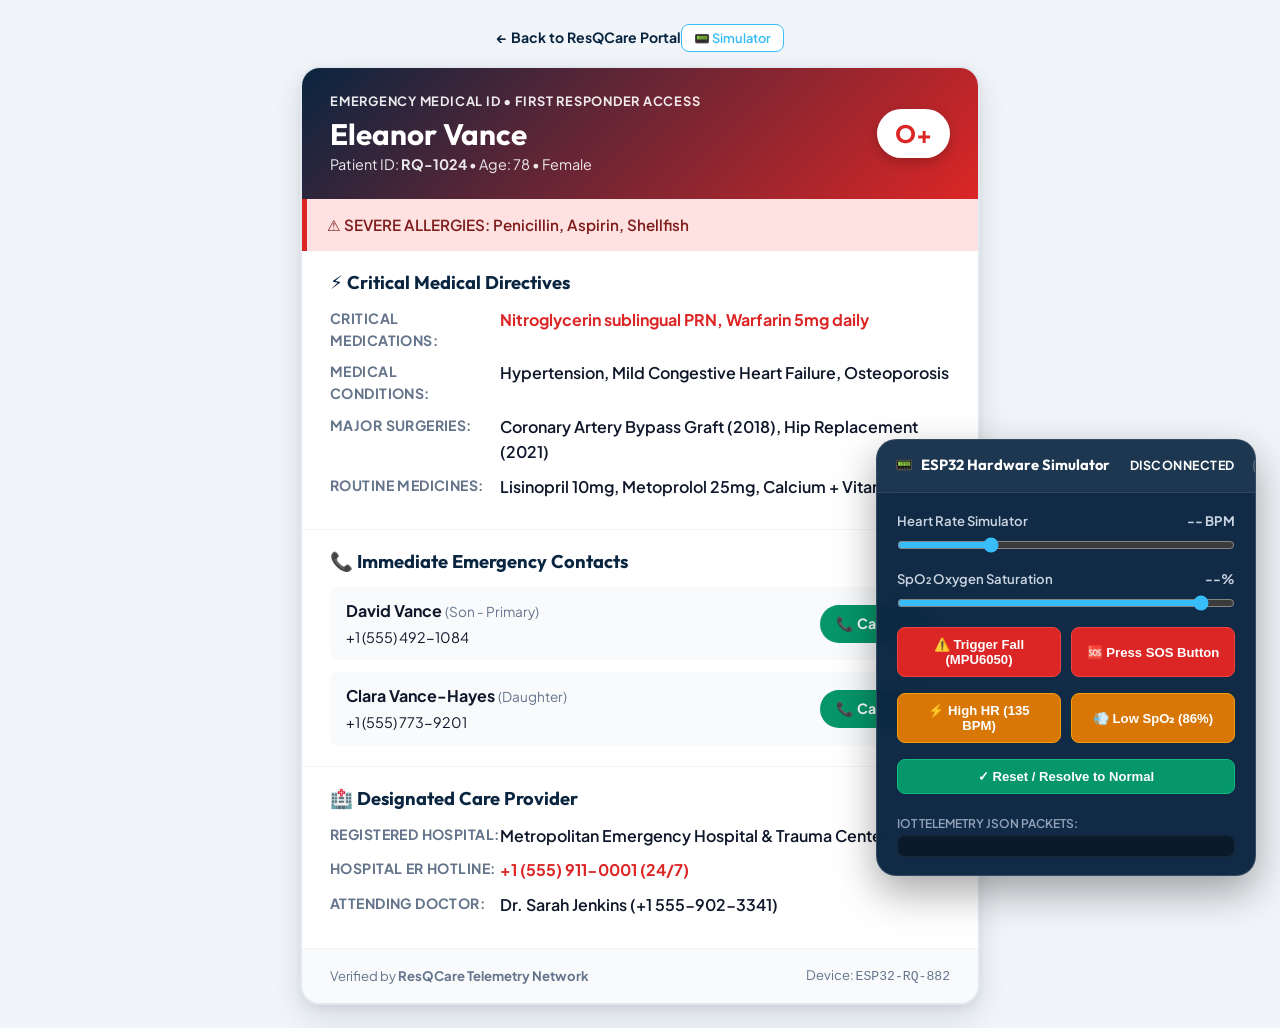
<file: qr-emergency.html>
<!DOCTYPE html>
<html lang="en">
<head>
  <meta charset="UTF-8">
  <meta name="viewport" content="width=device-width, initial-scale=1.0">
  <title>ResQCare – Emergency Medical Card</title>
  <meta name="description" content="Official ResQCare Emergency Medical ID Record for immediate first-responder triage access.">

  <!-- Typography -->
  <link rel="preconnect" href="https://fonts.googleapis.com">
  <link rel="preconnect" href="https://fonts.gstatic.com" crossorigin>
  <link href="https://fonts.googleapis.com/css2?family=Outfit:wght@600;700;800&family=Plus+Jakarta+Sans:wght@400;500;600;700&display=swap" rel="stylesheet">

  <link rel="stylesheet" href="css/style.css">
  <style>
    body {
      background: #f1f5f9;
      padding: 24px 16px;
    }
    .emergency-card-container {
      max-width: 680px;
      margin: 0 auto;
      background: #ffffff;
      border-radius: var(--radius-lg);
      border: 2px solid #e2e8f0;
      box-shadow: var(--shadow-lg);
      overflow: hidden;
    }
    .emergency-card-header {
      background: linear-gradient(135deg, #0a2540 0%, #dc2626 100%);
      color: #ffffff;
      padding: 24px 28px;
      display: flex;
      align-items: center;
      justify-content: space-between;
      flex-wrap: wrap;
      gap: 12px;
    }
    .blood-badge-large {
      background: #ffffff;
      color: #dc2626;
      font-size: 1.5rem;
      font-weight: 800;
      padding: 6px 18px;
      border-radius: var(--radius-full);
      box-shadow: 0 4px 12px rgba(0,0,0,0.2);
    }
    .emergency-section {
      padding: 20px 28px;
      border-bottom: 1px solid #f1f5f9;
    }
    .emergency-alert-strip {
      background: #fee2e2;
      border-left: 5px solid #dc2626;
      padding: 14px 20px;
      color: #7f1d1d;
      font-weight: 600;
      font-size: 0.95rem;
    }
    .data-row {
      display: flex;
      margin-bottom: 10px;
    }
    .data-label {
      width: 170px;
      font-weight: 700;
      color: var(--text-muted);
      font-size: 0.88rem;
      text-transform: uppercase;
      letter-spacing: 0.03em;
    }
    .data-value {
      flex: 1;
      font-weight: 600;
      color: var(--text-main);
    }
    .call-btn {
      display: inline-flex;
      align-items: center;
      gap: 6px;
      background: #059669;
      color: #ffffff;
      padding: 8px 16px;
      border-radius: var(--radius-full);
      font-weight: 700;
      font-size: 0.88rem;
      text-decoration: none;
    }
    .call-btn:hover {
      background: #047857;
      color: #ffffff;
    }
  </style>
</head>
<body>

  <div style="max-width: 680px; margin: 0 auto 14px auto; display: flex; justify-content: space-between; align-items: center;">
    <a href="index.html#client" style="color: var(--primary-navy); text-decoration: none; font-weight: 700; font-size: 0.88rem; display: inline-flex; align-items: center; gap: 6px;">
      ← Back to ResQCare Portal
    </a>
    <button class="btn btn-outline btn-sm active" id="toggleSimBtn" onclick="window.ResQSim.toggleDrawer()" style="font-size: 0.8rem; padding: 5px 12px; background:#fff;">
      📟 Simulator
    </button>
  </div>

  <div class="emergency-card-container">
    
    <!-- Emergency Header -->
    <div class="emergency-card-header">
      <div>
        <div style="font-size:0.8rem; font-weight:700; letter-spacing:0.06em; text-transform:uppercase; opacity:0.9;">
          EMERGENCY MEDICAL ID • FIRST RESPONDER ACCESS
        </div>
        <h1 style="color:#ffffff; font-size:1.85rem; margin-top:4px;" id="qrPatientName">Eleanor Vance</h1>
        <div style="font-size:0.9rem; opacity:0.9;">Patient ID: <strong>RQ-1024</strong> • Age: 78 • Female</div>
      </div>

      <div class="blood-badge-large" id="qrPatientBlood">
        O+
      </div>
    </div>

    <!-- Alert Strip: Severe Allergies -->
    <div class="emergency-alert-strip">
      ⚠️ SEVERE ALLERGIES: <span id="qrPatientAllergies">Penicillin, Aspirin, Shellfish</span>
    </div>

    <!-- Section 1: Critical Emergency Data -->
    <div class="emergency-section">
      <h3 style="font-size:1.15rem; color:var(--primary-navy); margin-bottom:14px;">⚡ Critical Medical Directives</h3>

      <div class="data-row">
        <div class="data-label">Critical Medications:</div>
        <div class="data-value" style="color:#dc2626; font-weight:700;" id="qrPatientCriticalMeds">
          Nitroglycerin sublingual PRN, Warfarin 5mg daily
        </div>
      </div>

      <div class="data-row">
        <div class="data-label">Medical Conditions:</div>
        <div class="data-value" id="qrPatientConditions">
          Hypertension, Mild Congestive Heart Failure, Osteoporosis
        </div>
      </div>

      <div class="data-row">
        <div class="data-label">Major Surgeries:</div>
        <div class="data-value" id="qrPatientSurgeries">
          Coronary Artery Bypass Graft (2018), Hip Replacement (2021)
        </div>
      </div>

      <div class="data-row">
        <div class="data-label">Routine Medicines:</div>
        <div class="data-value" id="qrPatientRoutineMeds">
          Lisinopril 10mg, Metoprolol 25mg, Calcium + Vitamin D
        </div>
      </div>
    </div>

    <!-- Section 2: Emergency Contacts -->
    <div class="emergency-section">
      <h3 style="font-size:1.15rem; color:var(--primary-navy); margin-bottom:14px;">📞 Immediate Emergency Contacts</h3>

      <div style="display:flex; flex-direction:column; gap:12px;" id="qrContactsContainer">
        <div style="display:flex; justify-content:space-between; align-items:center; background:#f8fafc; padding:12px 16px; border-radius:8px;">
          <div>
            <strong>David Vance</strong> <span style="color:var(--text-muted); font-size:0.85rem;">(Son - Primary)</span>
            <div style="font-size:0.9rem; margin-top:2px;">+1 (555) 492-1084</div>
          </div>
          <a href="tel:+15554921084" class="call-btn">📞 Call Now</a>
        </div>

        <div style="display:flex; justify-content:space-between; align-items:center; background:#f8fafc; padding:12px 16px; border-radius:8px;">
          <div>
            <strong>Clara Vance-Hayes</strong> <span style="color:var(--text-muted); font-size:0.85rem;">(Daughter)</span>
            <div style="font-size:0.9rem; margin-top:2px;">+1 (555) 773-9201</div>
          </div>
          <a href="tel:+15557739201" class="call-btn">📞 Call Now</a>
        </div>
      </div>
    </div>

    <!-- Section 3: Physician & Hospital Details -->
    <div class="emergency-section">
      <h3 style="font-size:1.15rem; color:var(--primary-navy); margin-bottom:14px;">🏥 Designated Care Provider</h3>

      <div class="data-row">
        <div class="data-label">Registered Hospital:</div>
        <div class="data-value">Metropolitan Emergency Hospital & Trauma Center</div>
      </div>

      <div class="data-row">
        <div class="data-label">Hospital ER Hotline:</div>
        <div class="data-value"><a href="tel:+15559110001" style="color:#dc2626; font-weight:700;">+1 (555) 911-0001 (24/7)</a></div>
      </div>

      <div class="data-row">
        <div class="data-label">Attending Doctor:</div>
        <div class="data-value" id="qrPatientDoctor">Dr. Sarah Jenkins (+1 555-902-3341)</div>
      </div>
    </div>

    <!-- Footer verification -->
    <div style="background:#f8fafc; padding:16px 28px; display:flex; justify-content:space-between; align-items:center; font-size:0.82rem; color:var(--text-muted);">
      <div>Verified by <strong>ResQCare Telemetry Network</strong></div>
      <div>Device: <code>ESP32-RQ-882</code></div>
    </div>

  </div>

  <script>
    // Hydrate from localStorage if custom updates were made in the app
    const saved = localStorage.getItem('resqcare_patient_profile');
    if (saved) {
      try {
        const data = JSON.parse(saved);
        if (data.fullName) document.getElementById('qrPatientName').textContent = data.fullName;
        if (data.bloodGroup) document.getElementById('qrPatientBlood').textContent = data.bloodGroup;
        if (data.allergies) document.getElementById('qrPatientAllergies').textContent = data.allergies;
        if (data.criticalMeds) document.getElementById('qrPatientCriticalMeds').textContent = data.criticalMeds;
        if (data.conditions) document.getElementById('qrPatientConditions').textContent = data.conditions;
        if (data.surgeries) document.getElementById('qrPatientSurgeries').textContent = data.surgeries;
        if (data.currentMeds) document.getElementById('qrPatientRoutineMeds').textContent = data.currentMeds;
        if (data.doctorName) document.getElementById('qrPatientDoctor').textContent = `${data.doctorName} (${data.doctorContact || ''})`;
      } catch (e) {
        console.warn('Could not parse profile', e);
      }
    }
  </script>

  <!-- ====================================================================
       FLOATING HARDWARE SIMULATION CONTROL DRAWER (DEMO MODE)
       ==================================================================== -->
  <aside id="demoSimDrawer" class="demo-sim-drawer" aria-label="ESP32 Hardware Simulator">
    <div class="demo-sim-header">
      <div class="demo-sim-title" onclick="window.ResQSim.toggleCollapse()" title="Click to minimize or expand">
        <span>📟</span>
        <span>ESP32 Hardware Simulator</span>
      </div>
      <div class="demo-sim-header-right">
        <span id="simDrawerStatus" class="badge badge-normal">NORMAL</span>
        <div class="demo-sim-actions">
          <button class="sim-ctrl-btn" id="simCollapseBtn" onclick="window.ResQSim.toggleCollapse()" title="Minimize / Expand Drawer" aria-label="Minimize or Expand">
            <span id="simCollapseIcon" class="sim-ctrl-icon">−</span>
          </button>
          <button class="sim-ctrl-btn close" id="simCloseBtn" onclick="window.ResQSim.closeDrawer()" title="Close Hardware Simulator" aria-label="Close">
            <span class="sim-ctrl-icon">&times;</span>
          </button>
        </div>
      </div>
    </div>

    <div class="demo-sim-body">
      
      <!-- Heart Rate Slider -->
      <div class="sim-slider-row">
        <div class="sim-slider-label">
          <span>Heart Rate Simulator</span>
          <strong id="simHrVal">72 BPM</strong>
        </div>
        <input type="range" id="simHrSlider" class="sim-slider" min="40" max="160" value="72" oninput="window.ResQSim.setHeartRate(this.value)">
      </div>

      <!-- SpO2 Slider -->
      <div class="sim-slider-row">
        <div class="sim-slider-label">
          <span>SpO₂ Oxygen Saturation</span>
          <strong id="simSpo2Val">98%</strong>
        </div>
        <input type="range" id="simSpo2Slider" class="sim-slider" min="75" max="100" value="98" oninput="window.ResQSim.setSpO2(this.value)">
      </div>

      <!-- Hardware Action Buttons -->
      <div class="sim-button-grid">
        <button class="sim-btn danger" onclick="window.ResQSim.triggerFallEvent()">
          ⚠️ Trigger Fall (MPU6050)
        </button>
        <button class="sim-btn danger" onclick="window.ResQSim.triggerManualSOS()">
          🆘 Press SOS Button
        </button>
      </div>

      <div class="sim-button-grid">
        <button class="sim-btn warning" onclick="window.ResQSim.setHeartRate(135)">
          ⚡ High HR (135 BPM)
        </button>
        <button class="sim-btn warning" onclick="window.ResQSim.setSpO2(86)">
          💨 Low SpO₂ (86%)
        </button>
      </div>

      <div class="sim-button-grid full">
        <button class="sim-btn success" onclick="window.ResQSim.resolveEmergency()">
          ✓ Reset / Resolve to Normal
        </button>
      </div>

      <!-- Telemetry Stream Logs -->
      <div>
        <span style="font-size:0.75rem; color:#94a3b8; font-weight:600; text-transform:uppercase;">IoT Telemetry JSON Packets:</span>
        <div class="sim-telemetry-box" id="simTelemetryLogs">
          <!-- Dynamically populated -->
        </div>
      </div>

    </div>
  </aside>

  <!-- Floating Simulator Launcher Pill (Visible when drawer is closed) -->
  <button id="simLauncherBtn" class="demo-sim-launcher hidden" onclick="window.ResQSim.openDrawer()" title="Open ESP32 Hardware Simulator" aria-label="Open Hardware Simulator">
    <span class="sim-launcher-indicator normal" id="simLauncherIndicator"></span>
    <span>📟 Hardware Simulator</span>
    <span id="simLauncherBadge" class="badge badge-normal">NORMAL</span>
  </button>

  <script src="js/audio-alerts.js"></script>
  <script src="js/demo-simulator.js"></script>
</body>
</html>
</file>
<file: css/style.css>
/* ==========================================================================
   ResQCare – Smart Elderly Emergency Care System
   Design System & Main Stylesheet
   ========================================================================== */

:root {
  /* Color Palette */
  --primary-navy: #0a2540;
  --primary-navy-light: #163e66;
  --primary-navy-dark: #061729;
  --accent-cyan: #0284c7;
  --accent-cyan-light: #38bdf8;
  --emergency-crimson: #dc2626;
  --emergency-crimson-light: #ef4444;
  --emergency-bg: #fef2f2;
  --safe-emerald: #059669;
  --safe-emerald-light: #10b981;
  --safe-bg: #ecfdf5;
  --warning-amber: #d97706;
  --warning-amber-light: #f59e0b;
  --warning-bg: #fffbeb;
  
  /* Neutral Slate */
  --bg-page: #f8fafc;
  --bg-card: #ffffff;
  --bg-surface: #f1f5f9;
  --text-main: #0f172a;
  --text-muted: #64748b;
  --text-light: #94a3b8;
  --border-subtle: #e2e8f0;
  --border-strong: #cbd5e1;
  
  /* Shadows & Radius */
  --radius-sm: 8px;
  --radius-md: 14px;
  --radius-lg: 20px;
  --radius-full: 9999px;
  --shadow-sm: 0 1px 3px rgba(15, 23, 42, 0.08);
  --shadow-md: 0 4px 12px rgba(15, 23, 42, 0.08), 0 2px 4px rgba(15, 23, 42, 0.04);
  --shadow-lg: 0 12px 30px rgba(15, 23, 42, 0.12), 0 4px 8px rgba(15, 23, 42, 0.05);
  --shadow-alert: 0 0 25px rgba(220, 38, 38, 0.45);
  
  /* Font Stacks */
  --font-family: 'Plus Jakarta Sans', system-ui, -apple-system, BlinkMacSystemFont, 'Segoe UI', Roboto, sans-serif;
  --font-heading: 'Outfit', var(--font-family);
  --transition-fast: 0.2s cubic-bezier(0.16, 1, 0.3, 1);
  --transition-smooth: 0.35s cubic-bezier(0.16, 1, 0.3, 1);
}

/* Base Reset & Typography */
*, *::before, *::after {
  box-sizing: border-box;
  margin: 0;
  padding: 0;
}

html {
  scroll-behavior: smooth;
  font-size: 16px;
}

body {
  font-family: var(--font-family);
  background-color: var(--bg-page);
  color: var(--text-main);
  line-height: 1.55;
  -webkit-font-smoothing: antialiased;
  min-height: 100vh;
  display: flex;
  flex-direction: column;
  overflow-x: hidden;
}

/* Typography */
h1, h2, h3, h4, h5, h6 {
  font-family: var(--font-heading);
  color: var(--primary-navy);
  font-weight: 700;
  line-height: 1.25;
}

p {
  color: var(--text-muted);
}

a {
  color: var(--accent-cyan);
  text-decoration: none;
  transition: color var(--transition-fast);
}

a:hover {
  color: var(--primary-navy);
}

/* Accessibility / Senior Friendly Option */
body.senior-mode {
  font-size: 19px;
  line-height: 1.7;
}
body.senior-mode h1 { font-size: 2.8rem; }
body.senior-mode h2 { font-size: 2.2rem; }
body.senior-mode h3 { font-size: 1.6rem; }
body.senior-mode .btn {
  padding: 16px 30px;
  font-size: 1.2rem;
}

/* --------------------------------------------------------------------------
   Layout Elements & Navbar
   -------------------------------------------------------------------------- */
.top-nav {
  position: sticky;
  top: 0;
  z-index: 1000;
  background: rgba(255, 255, 255, 0.94);
  backdrop-filter: blur(12px);
  -webkit-backdrop-filter: blur(12px);
  border-bottom: 1px solid var(--border-subtle);
  padding: 12px 24px;
}

.nav-container {
  max-width: 1360px;
  margin: 0 auto;
  display: flex;
  align-items: center;
  justify-content: space-between;
  gap: 16px;
}

.brand-logo {
  display: flex;
  align-items: center;
  gap: 12px;
  font-family: var(--font-heading);
  font-size: 1.45rem;
  font-weight: 800;
  color: var(--primary-navy);
  text-decoration: none;
}

.brand-icon {
  width: 38px;
  height: 38px;
  border-radius: var(--radius-sm);
  background: linear-gradient(135deg, #dc2626 0%, #0a2540 100%);
  display: flex;
  align-items: center;
  justify-content: center;
  color: #fff;
  font-size: 1.25rem;
  box-shadow: 0 4px 10px rgba(220, 38, 38, 0.25);
}

.brand-tagline-badge {
  font-size: 0.72rem;
  font-weight: 600;
  background: var(--bg-surface);
  color: var(--text-muted);
  padding: 2px 8px;
  border-radius: var(--radius-full);
  margin-left: 6px;
  display: inline-block;
  vertical-align: middle;
}

.nav-links {
  display: flex;
  align-items: center;
  gap: 8px;
  list-style: none;
}

.nav-item-btn {
  background: transparent;
  border: none;
  font-family: var(--font-family);
  font-size: 0.95rem;
  font-weight: 600;
  color: var(--text-muted);
  padding: 8px 16px;
  border-radius: var(--radius-full);
  cursor: pointer;
  transition: all var(--transition-fast);
  display: inline-flex;
  align-items: center;
  gap: 8px;
}

.nav-item-btn:hover {
  color: var(--primary-navy);
  background: var(--bg-surface);
}

.nav-item-btn.active {
  color: var(--primary-navy);
  background: #e0f2fe;
  color: #0369a1;
  font-weight: 700;
}

.nav-actions {
  display: flex;
  align-items: center;
  gap: 12px;
}

/* --------------------------------------------------------------------------
   Buttons & Badges
   -------------------------------------------------------------------------- */
.btn {
  display: inline-flex;
  align-items: center;
  justify-content: center;
  gap: 8px;
  font-family: var(--font-family);
  font-weight: 600;
  font-size: 0.95rem;
  padding: 10px 20px;
  border-radius: var(--radius-md);
  border: 1px solid transparent;
  cursor: pointer;
  transition: all var(--transition-fast);
  text-decoration: none;
  white-space: nowrap;
}

.btn-primary {
  background: var(--primary-navy);
  color: #ffffff;
  box-shadow: 0 4px 12px rgba(10, 37, 64, 0.2);
}
.btn-primary:hover {
  background: var(--primary-navy-light);
  transform: translateY(-1px);
}

.btn-emergency {
  background: var(--emergency-crimson);
  color: #ffffff;
  box-shadow: 0 4px 15px rgba(220, 38, 38, 0.35);
  animation: pulseButton 2s infinite;
}
.btn-emergency:hover {
  background: #b91c1c;
  transform: translateY(-2px);
}

.btn-outline {
  background: #ffffff;
  border-color: var(--border-strong);
  color: var(--text-main);
}
.btn-outline:hover {
  background: var(--bg-surface);
  border-color: var(--primary-navy);
  color: var(--primary-navy);
}

.btn-success {
  background: var(--safe-emerald);
  color: #fff;
}
.btn-success:hover {
  background: #047857;
}

.btn-sm {
  padding: 6px 12px;
  font-size: 0.85rem;
  border-radius: var(--radius-sm);
}

.btn-lg {
  padding: 14px 28px;
  font-size: 1.05rem;
  border-radius: var(--radius-md);
}

/* Status Badges */
.badge {
  display: inline-flex;
  align-items: center;
  gap: 6px;
  font-size: 0.78rem;
  font-weight: 700;
  text-transform: uppercase;
  letter-spacing: 0.04em;
  padding: 4px 10px;
  border-radius: var(--radius-full);
}

.badge-normal {
  background: var(--safe-bg);
  color: var(--safe-emerald);
  border: 1px solid #a7f3d0;
}
.badge-warning {
  background: var(--warning-bg);
  color: var(--warning-amber);
  border: 1px solid #fde68a;
}
.badge-emergency {
  background: var(--emergency-bg);
  color: var(--emergency-crimson);
  border: 1px solid #fecaca;
  animation: badgeBlink 1.2s infinite;
}
.badge-dot {
  width: 8px;
  height: 8px;
  border-radius: 50%;
  background: currentColor;
  display: inline-block;
}

@keyframes badgeBlink {
  0%, 100% { opacity: 1; }
  50% { opacity: 0.4; }
}

@keyframes pulseButton {
  0%, 100% { box-shadow: 0 4px 15px rgba(220, 38, 38, 0.35); }
  50% { box-shadow: 0 4px 25px rgba(220, 38, 38, 0.7); }
}

/* --------------------------------------------------------------------------
   Container & Section Spacing
   -------------------------------------------------------------------------- */
.main-wrapper {
  flex: 1;
  max-width: 1360px;
  width: 100%;
  margin: 0 auto;
  padding: 24px;
}

.page-view {
  display: none;
}
.page-view.active {
  display: block;
  animation: fadeIn 0.3s ease-out;
}

@keyframes fadeIn {
  from { opacity: 0; transform: translateY(6px); }
  to { opacity: 1; transform: translateY(0); }
}

/* --------------------------------------------------------------------------
   Landing Page Section
   -------------------------------------------------------------------------- */
.hero-section {
  display: grid;
  grid-template-columns: 1.15fr 0.85fr;
  align-items: center;
  gap: 48px;
  padding: 48px 0 64px 0;
}

.hero-content h1 {
  font-size: 3.1rem;
  color: var(--primary-navy);
  margin-bottom: 20px;
  line-height: 1.15;
}

.hero-content h1 span.gradient-text {
  background: linear-gradient(135deg, #0a2540 0%, #0284c7 60%, #dc2626 100%);
  -webkit-background-clip: text;
  -webkit-text-fill-color: transparent;
}

.hero-tagline {
  font-size: 1.25rem;
  font-weight: 500;
  color: var(--text-muted);
  margin-bottom: 28px;
  max-width: 580px;
}

.hero-cta-group {
  display: flex;
  align-items: center;
  gap: 16px;
  margin-bottom: 36px;
  flex-wrap: wrap;
}

.hero-trust-bar {
  display: flex;
  align-items: center;
  gap: 24px;
  padding-top: 20px;
  border-top: 1px solid var(--border-subtle);
}

.trust-item {
  display: flex;
  align-items: center;
  gap: 8px;
  font-size: 0.88rem;
  color: var(--text-muted);
  font-weight: 600;
}

.hero-image-wrapper {
  position: relative;
  border-radius: var(--radius-lg);
  overflow: hidden;
  box-shadow: var(--shadow-lg);
  background: #061729;
}

.hero-image-wrapper img {
  width: 100%;
  height: auto;
  display: block;
  transition: transform var(--transition-smooth);
}

.hero-image-wrapper:hover img {
  transform: scale(1.02);
}

.hero-live-pill {
  position: absolute;
  top: 18px;
  left: 18px;
  background: rgba(10, 37, 64, 0.85);
  backdrop-filter: blur(8px);
  color: #ffffff;
  padding: 6px 14px;
  border-radius: var(--radius-full);
  font-size: 0.82rem;
  font-weight: 700;
  display: flex;
  align-items: center;
  gap: 8px;
  border: 1px solid rgba(255, 255, 255, 0.15);
}

/* Feature Grid */
.features-section {
  padding: 56px 0;
}

.section-header {
  text-align: center;
  max-width: 680px;
  margin: 0 auto 48px auto;
}

.section-header h2 {
  font-size: 2.2rem;
  margin-bottom: 12px;
}

.feature-cards-grid {
  display: grid;
  grid-template-columns: repeat(auto-fit, minmax(280px, 1fr));
  gap: 24px;
}

.feature-card {
  background: var(--bg-card);
  border: 1px solid var(--border-subtle);
  border-radius: var(--radius-md);
  padding: 28px;
  box-shadow: var(--shadow-sm);
  transition: all var(--transition-fast);
  display: flex;
  flex-direction: column;
}

.feature-card:hover {
  transform: translateY(-4px);
  box-shadow: var(--shadow-md);
  border-color: var(--accent-cyan);
}

.feature-icon-box {
  width: 48px;
  height: 48px;
  border-radius: var(--radius-sm);
  background: #e0f2fe;
  color: var(--accent-cyan);
  display: flex;
  align-items: center;
  justify-content: center;
  font-size: 1.5rem;
  margin-bottom: 20px;
}

.feature-icon-box.red { background: #fee2e2; color: #dc2626; }
.feature-icon-box.green { background: #d1fae5; color: #059669; }
.feature-icon-box.amber { background: #fef3c7; color: #d97706; }

.feature-card h3 {
  font-size: 1.22rem;
  margin-bottom: 10px;
}

/* Workflow Diagram Section */
.workflow-section {
  background: #ffffff;
  border-radius: var(--radius-lg);
  padding: 48px 36px;
  margin: 40px 0;
  border: 1px solid var(--border-subtle);
  box-shadow: var(--shadow-sm);
}

.workflow-steps-flex {
  display: flex;
  align-items: center;
  justify-content: space-between;
  gap: 16px;
  margin-top: 36px;
  position: relative;
}

.workflow-step {
  flex: 1;
  text-align: center;
  padding: 20px 14px;
  background: var(--bg-page);
  border-radius: var(--radius-md);
  border: 1px solid var(--border-subtle);
  position: relative;
}

.workflow-step-num {
  width: 28px;
  height: 28px;
  border-radius: 50%;
  background: var(--primary-navy);
  color: #fff;
  font-size: 0.85rem;
  font-weight: 700;
  display: flex;
  align-items: center;
  justify-content: center;
  margin: 0 auto 12px auto;
}

.workflow-step h4 {
  font-size: 1rem;
  margin-bottom: 6px;
}

.workflow-step p {
  font-size: 0.85rem;
}

.workflow-arrow {
  color: var(--text-light);
  font-size: 1.4rem;
  font-weight: 700;
}

/* --------------------------------------------------------------------------
   Universal Card & Form Elements
   -------------------------------------------------------------------------- */
.card {
  background: var(--bg-card);
  border: 1px solid var(--border-subtle);
  border-radius: var(--radius-md);
  padding: 24px;
  box-shadow: var(--shadow-sm);
  margin-bottom: 24px;
}

.card-header {
  display: flex;
  align-items: center;
  justify-content: space-between;
  padding-bottom: 16px;
  margin-bottom: 20px;
  border-bottom: 1px solid var(--border-subtle);
}

.card-header h3 {
  font-size: 1.25rem;
  display: flex;
  align-items: center;
  gap: 10px;
}

.form-grid {
  display: grid;
  grid-template-columns: repeat(auto-fit, minmax(260px, 1fr));
  gap: 18px;
}

.form-group {
  display: flex;
  flex-direction: column;
  gap: 6px;
}

.form-group.full-width {
  grid-column: 1 / -1;
}

.form-label {
  font-size: 0.88rem;
  font-weight: 600;
  color: var(--text-main);
}

.form-input, .form-select, .form-textarea {
  width: 100%;
  padding: 10px 14px;
  border: 1px solid var(--border-strong);
  border-radius: var(--radius-sm);
  font-family: var(--font-family);
  font-size: 0.95rem;
  color: var(--text-main);
  background: #ffffff;
  transition: all var(--transition-fast);
}

.form-input:focus, .form-select:focus, .form-textarea:focus {
  outline: none;
  border-color: var(--accent-cyan);
  box-shadow: 0 0 0 3px rgba(2, 132, 199, 0.15);
}

.form-textarea {
  min-height: 90px;
  resize: vertical;
}

/* --------------------------------------------------------------------------
   Client Portal Styles
   -------------------------------------------------------------------------- */
.portal-subnav {
  display: flex;
  align-items: center;
  gap: 10px;
  margin-bottom: 24px;
  overflow-x: auto;
  padding-bottom: 6px;
}

.portal-subnav-btn {
  background: #ffffff;
  border: 1px solid var(--border-subtle);
  padding: 10px 18px;
  border-radius: var(--radius-md);
  font-weight: 600;
  font-size: 0.92rem;
  color: var(--text-muted);
  cursor: pointer;
  white-space: nowrap;
  transition: all var(--transition-fast);
  display: inline-flex;
  align-items: center;
  gap: 8px;
}

.portal-subnav-btn:hover {
  color: var(--primary-navy);
  border-color: var(--border-strong);
}

.portal-subnav-btn.active {
  background: var(--primary-navy);
  color: #ffffff;
  border-color: var(--primary-navy);
  box-shadow: var(--shadow-sm);
}

/* Metric / Health Telemetry Cards */
.vitals-grid {
  display: grid;
  grid-template-columns: repeat(auto-fit, minmax(240px, 1fr));
  gap: 20px;
  margin-bottom: 24px;
}

.vital-card {
  background: #ffffff;
  border: 1px solid var(--border-subtle);
  border-radius: var(--radius-md);
  padding: 20px;
  position: relative;
  overflow: hidden;
  box-shadow: var(--shadow-sm);
  transition: transform var(--transition-fast);
}

.vital-card:hover {
  transform: translateY(-2px);
  box-shadow: var(--shadow-md);
}

.vital-card.alert-pulse {
  border-color: var(--emergency-crimson);
  background: #fff5f5;
  box-shadow: var(--shadow-alert);
}

.vital-card-header {
  display: flex;
  align-items: center;
  justify-content: space-between;
  margin-bottom: 12px;
}

.vital-title {
  font-size: 0.88rem;
  font-weight: 600;
  color: var(--text-muted);
  text-transform: uppercase;
  letter-spacing: 0.03em;
}

.vital-value-row {
  display: flex;
  align-items: baseline;
  gap: 8px;
}

.vital-value {
  font-family: var(--font-heading);
  font-size: 2.5rem;
  font-weight: 800;
  color: var(--primary-navy);
  line-height: 1;
}

.vital-value.crimson { color: var(--emergency-crimson); }
.vital-value.emerald { color: var(--safe-emerald); }

.vital-unit {
  font-size: 1rem;
  font-weight: 600;
  color: var(--text-muted);
}

/* Pulse Animation for Heartbeat */
.heart-icon {
  color: var(--emergency-crimson);
  font-size: 1.3rem;
  display: inline-block;
  animation: heartBeat 1s ease-in-out infinite;
}

@keyframes heartBeat {
  0% { transform: scale(1); }
  14% { transform: scale(1.22); }
  28% { transform: scale(1); }
  42% { transform: scale(1.22); }
  70% { transform: scale(1); }
}

/* ECG Canvas Line */
.ecg-canvas {
  width: 100%;
  height: 48px;
  margin-top: 12px;
  display: block;
}

/* Emergency Contacts Table / List */
.contacts-list {
  display: grid;
  grid-template-columns: repeat(auto-fit, minmax(300px, 1fr));
  gap: 16px;
}

.contact-card {
  background: var(--bg-page);
  border: 1px solid var(--border-subtle);
  border-radius: var(--radius-sm);
  padding: 16px;
  display: flex;
  align-items: center;
  justify-content: space-between;
  gap: 12px;
}

.contact-info h4 {
  font-size: 1.05rem;
  margin-bottom: 2px;
}

.contact-relation {
  font-size: 0.82rem;
  font-weight: 600;
  color: var(--accent-cyan);
}

.contact-actions {
  display: flex;
  gap: 8px;
}

/* --------------------------------------------------------------------------
   QR Medical ID Badge Styles
   -------------------------------------------------------------------------- */
.qr-badge-container {
  display: grid;
  grid-template-columns: 340px 1fr;
  gap: 32px;
  align-items: center;
  background: #ffffff;
  border: 2px solid var(--border-subtle);
  border-radius: var(--radius-lg);
  padding: 32px;
  box-shadow: var(--shadow-md);
  margin-top: 16px;
}

.qr-code-wrapper {
  background: #ffffff;
  border: 2px solid var(--primary-navy);
  border-radius: var(--radius-md);
  padding: 24px;
  text-align: center;
  box-shadow: var(--shadow-sm);
  display: flex;
  flex-direction: column;
  align-items: center;
  justify-content: center;
}

#qrCanvas {
  max-width: 220px;
  width: 100%;
  height: auto;
  border-radius: 4px;
  margin-bottom: 12px;
}

.qr-badge-label {
  font-family: var(--font-heading);
  font-size: 1.15rem;
  font-weight: 800;
  color: var(--primary-navy);
  margin-top: 6px;
}

.qr-badge-details h3 {
  font-size: 1.5rem;
  margin-bottom: 8px;
}

.qr-data-preview-grid {
  display: grid;
  grid-template-columns: repeat(2, 1fr);
  gap: 14px;
  margin: 20px 0;
  background: var(--bg-page);
  padding: 16px;
  border-radius: var(--radius-md);
}

.qr-preview-item {
  font-size: 0.88rem;
}

.qr-preview-label {
  color: var(--text-muted);
  font-weight: 600;
  display: block;
  font-size: 0.78rem;
  text-transform: uppercase;
}

.qr-preview-val {
  font-weight: 700;
  color: var(--text-main);
}

/* --------------------------------------------------------------------------
   Hospital Portal & Command Center Styles
   -------------------------------------------------------------------------- */
.hospital-top-stats {
  display: grid;
  grid-template-columns: repeat(auto-fit, minmax(210px, 1fr));
  gap: 16px;
  margin-bottom: 24px;
}

.stat-box {
  background: #ffffff;
  border: 1px solid var(--border-subtle);
  border-radius: var(--radius-md);
  padding: 18px 22px;
  box-shadow: var(--shadow-sm);
  display: flex;
  align-items: center;
  justify-content: space-between;
}

.stat-num {
  font-family: var(--font-heading);
  font-size: 2.2rem;
  font-weight: 800;
  color: var(--primary-navy);
  line-height: 1;
}

.stat-label {
  font-size: 0.82rem;
  font-weight: 600;
  color: var(--text-muted);
  text-transform: uppercase;
  margin-top: 4px;
}

/* Prominent Emergency Alert Panel */
.emergency-alert-banner {
  background: linear-gradient(135deg, #b91c1c 0%, #dc2626 50%, #991b1b 100%);
  color: #ffffff;
  border-radius: var(--radius-lg);
  padding: 26px 32px;
  margin-bottom: 28px;
  box-shadow: 0 10px 30px rgba(220, 38, 38, 0.4);
  position: relative;
  overflow: hidden;
  border: 2px solid #fecaca;
  animation: bannerPulse 1.8s infinite;
}

@keyframes bannerPulse {
  0%, 100% { box-shadow: 0 8px 25px rgba(220, 38, 38, 0.4); }
  50% { box-shadow: 0 12px 35px rgba(220, 38, 38, 0.85); }
}

.alert-banner-header {
  display: flex;
  align-items: center;
  justify-content: space-between;
  margin-bottom: 16px;
  flex-wrap: wrap;
  gap: 12px;
}

.alert-beacon {
  display: inline-flex;
  align-items: center;
  gap: 10px;
  font-family: var(--font-heading);
  font-size: 1.5rem;
  font-weight: 800;
  letter-spacing: 0.05em;
  text-transform: uppercase;
}

.alert-beacon-icon {
  width: 32px;
  height: 32px;
  border-radius: 50%;
  background: #ffffff;
  color: #dc2626;
  display: flex;
  align-items: center;
  justify-content: center;
  font-size: 1.2rem;
  animation: rotateBeacon 1.2s infinite linear;
}

@keyframes rotateBeacon {
  0% { transform: scale(1); }
  50% { transform: scale(1.15); }
  100% { transform: scale(1); }
}

.alert-patient-summary {
  display: grid;
  grid-template-columns: repeat(auto-fit, minmax(180px, 1fr));
  gap: 16px;
  background: rgba(0, 0, 0, 0.22);
  padding: 18px 22px;
  border-radius: var(--radius-md);
  margin-bottom: 20px;
}

.alert-summary-item span {
  display: block;
  font-size: 0.78rem;
  opacity: 0.85;
  text-transform: uppercase;
}

.alert-summary-item strong {
  font-size: 1.25rem;
  font-weight: 800;
}

.alert-actions-row {
  display: flex;
  align-items: center;
  gap: 12px;
  flex-wrap: wrap;
}

/* Map Section */
.hospital-map-container {
  border-radius: var(--radius-md);
  overflow: hidden;
  border: 1px solid var(--border-subtle);
  background: #e2e8f0;
  height: 380px;
  position: relative;
  margin-top: 16px;
}

#leafletMap {
  width: 100%;
  height: 100%;
}

.map-floating-overlay {
  position: absolute;
  top: 14px;
  right: 14px;
  z-index: 500;
  background: rgba(255, 255, 255, 0.95);
  backdrop-filter: blur(8px);
  padding: 12px 18px;
  border-radius: var(--radius-md);
  box-shadow: var(--shadow-md);
  font-size: 0.85rem;
  border: 1px solid var(--border-subtle);
}

/* --------------------------------------------------------------------------
   Floating Hardware Simulation / Demo Mode Widget
   -------------------------------------------------------------------------- */
.demo-sim-drawer {
  position: fixed;
  bottom: 24px;
  right: 24px;
  z-index: 2000;
  width: 380px;
  max-width: calc(100vw - 48px);
  background: rgba(10, 37, 64, 0.97);
  backdrop-filter: blur(14px);
  color: #ffffff;
  border-radius: var(--radius-lg);
  box-shadow: 0 16px 40px rgba(0, 0, 0, 0.35);
  border: 1px solid rgba(255, 255, 255, 0.15);
  overflow: hidden;
  transition: opacity var(--transition-smooth), transform var(--transition-smooth), visibility var(--transition-smooth), border-radius var(--transition-smooth);
}

.demo-sim-drawer.collapsed {
  width: auto;
  max-width: min(92vw, 420px);
  border-radius: var(--radius-full);
}

.demo-sim-drawer.closed {
  opacity: 0;
  visibility: hidden;
  pointer-events: none;
  transform: translateY(24px) scale(0.95);
}

.demo-sim-header {
  padding: 12px 18px;
  background: rgba(255, 255, 255, 0.06);
  display: flex;
  align-items: center;
  justify-content: space-between;
  gap: 10px;
  border-bottom: 1px solid rgba(255, 255, 255, 0.08);
  user-select: none;
}

.demo-sim-drawer.collapsed .demo-sim-header {
  border-bottom: none;
  padding: 10px 16px;
}

.demo-sim-title {
  display: flex;
  align-items: center;
  gap: 8px;
  font-family: var(--font-heading);
  font-weight: 700;
  font-size: 0.92rem;
  cursor: pointer;
  white-space: nowrap;
  flex: 1;
}

.demo-sim-title:hover {
  opacity: 0.9;
}

.demo-sim-header-right {
  display: flex;
  align-items: center;
  gap: 8px;
}

.demo-sim-actions {
  display: flex;
  align-items: center;
  gap: 6px;
}

.sim-ctrl-btn {
  background: rgba(255, 255, 255, 0.12);
  border: 1px solid rgba(255, 255, 255, 0.18);
  color: #ffffff;
  width: 26px;
  height: 26px;
  border-radius: var(--radius-full);
  display: inline-flex;
  align-items: center;
  justify-content: center;
  font-size: 1rem;
  line-height: 1;
  cursor: pointer;
  transition: all var(--transition-fast);
  padding: 0;
}

.sim-ctrl-btn:hover {
  background: rgba(255, 255, 255, 0.28);
  border-color: rgba(255, 255, 255, 0.4);
  transform: scale(1.08);
}

.sim-ctrl-btn.close:hover {
  background: #dc2626;
  border-color: #ef4444;
  color: #ffffff;
}

.sim-ctrl-icon {
  display: inline-block;
  line-height: 1;
  font-weight: 700;
}

/* Floating Launcher Pill (when Drawer is Closed) */
.demo-sim-launcher {
  position: fixed;
  bottom: 24px;
  right: 24px;
  z-index: 1999;
  display: inline-flex;
  align-items: center;
  gap: 10px;
  background: rgba(10, 37, 64, 0.96);
  backdrop-filter: blur(14px);
  color: #ffffff;
  border: 1px solid rgba(255, 255, 255, 0.22);
  border-radius: var(--radius-full);
  padding: 10px 18px;
  font-family: var(--font-heading);
  font-size: 0.86rem;
  font-weight: 700;
  box-shadow: 0 10px 30px rgba(0, 0, 0, 0.35);
  cursor: pointer;
  transition: all var(--transition-smooth);
}

.demo-sim-launcher:hover {
  background: rgba(15, 45, 80, 1);
  transform: translateY(-2px);
  box-shadow: 0 14px 34px rgba(0, 0, 0, 0.45);
  border-color: rgba(255, 255, 255, 0.4);
}

.demo-sim-launcher.hidden {
  display: none !important;
}

.sim-launcher-indicator {
  width: 10px;
  height: 10px;
  border-radius: 50%;
  background: #10b981;
  flex-shrink: 0;
}

.sim-launcher-indicator.normal {
  background: #10b981;
}

.sim-launcher-indicator.warning {
  background: #f59e0b;
}

.sim-launcher-indicator.emergency {
  background: #ef4444;
  box-shadow: 0 0 12px #ef4444;
  animation: pulse-ring 1.5s infinite;
}

#toggleSimBtn.active {
  background: rgba(2, 132, 199, 0.15);
  border-color: var(--accent-cyan-light);
  color: var(--accent-cyan-light);
}

.demo-sim-body {
  padding: 18px 20px;
  display: flex;
  flex-direction: column;
  gap: 16px;
  max-height: 480px;
  overflow-y: auto;
}

.demo-sim-drawer.collapsed .demo-sim-body {
  display: none;
}

.sim-slider-row {
  display: flex;
  flex-direction: column;
  gap: 6px;
}

.sim-slider-label {
  display: flex;
  justify-content: space-between;
  font-size: 0.82rem;
  font-weight: 600;
  color: #cbd5e1;
}

.sim-slider {
  width: 100%;
  accent-color: var(--accent-cyan-light);
  cursor: pointer;
}

.sim-button-grid {
  display: grid;
  grid-template-columns: 1fr 1fr;
  gap: 10px;
}

.sim-button-grid.full {
  grid-template-columns: 1fr;
}

.sim-btn {
  background: rgba(255, 255, 255, 0.1);
  color: #fff;
  border: 1px solid rgba(255, 255, 255, 0.2);
  padding: 9px 12px;
  border-radius: var(--radius-sm);
  font-size: 0.82rem;
  font-weight: 600;
  cursor: pointer;
  display: inline-flex;
  align-items: center;
  justify-content: center;
  gap: 6px;
  transition: all var(--transition-fast);
}

.sim-btn:hover {
  background: rgba(255, 255, 255, 0.2);
}

.sim-btn.danger {
  background: #dc2626;
  border-color: #ef4444;
}
.sim-btn.danger:hover {
  background: #b91c1c;
}

.sim-btn.warning {
  background: #d97706;
  border-color: #f59e0b;
}

.sim-btn.success {
  background: #059669;
  border-color: #10b981;
}

.sim-telemetry-box {
  background: rgba(0, 0, 0, 0.4);
  border-radius: var(--radius-sm);
  padding: 10px;
  font-family: monospace;
  font-size: 0.72rem;
  color: #38bdf8;
  max-height: 80px;
  overflow-y: auto;
  border: 1px solid rgba(255, 255, 255, 0.05);
}

/* --------------------------------------------------------------------------
   Modal Window
   -------------------------------------------------------------------------- */
.modal-backdrop {
  position: fixed;
  inset: 0;
  z-index: 1500;
  background: rgba(10, 37, 64, 0.7);
  backdrop-filter: blur(6px);
  display: flex;
  align-items: center;
  justify-content: center;
  padding: 20px;
  opacity: 0;
  pointer-events: none;
  transition: opacity var(--transition-fast);
}

.modal-backdrop.open {
  opacity: 1;
  pointer-events: auto;
}

.modal-dialog {
  background: #ffffff;
  border-radius: var(--radius-lg);
  max-width: 650px;
  width: 100%;
  max-height: 90vh;
  overflow-y: auto;
  box-shadow: var(--shadow-lg);
  border: 1px solid var(--border-subtle);
  transform: translateY(20px);
  transition: transform var(--transition-smooth);
}

.modal-backdrop.open .modal-dialog {
  transform: translateY(0);
}

.modal-header {
  padding: 20px 24px;
  border-bottom: 1px solid var(--border-subtle);
  display: flex;
  align-items: center;
  justify-content: space-between;
}

.modal-close-btn {
  background: transparent;
  border: none;
  font-size: 1.5rem;
  color: var(--text-muted);
  cursor: pointer;
  line-height: 1;
}

.modal-body {
  padding: 24px;
}

.modal-footer {
  padding: 16px 24px;
  border-top: 1px solid var(--border-subtle);
  display: flex;
  justify-content: flex-end;
  gap: 12px;
}

/* --------------------------------------------------------------------------
   Footer
   -------------------------------------------------------------------------- */
.site-footer {
  background: #ffffff;
  border-top: 1px solid var(--border-subtle);
  padding: 32px 24px;
  margin-top: auto;
}

.footer-inner {
  max-width: 1360px;
  margin: 0 auto;
  display: flex;
  align-items: center;
  justify-content: space-between;
  flex-wrap: wrap;
  gap: 16px;
  font-size: 0.88rem;
  color: var(--text-muted);
}

/* Responsive adjustments */
@media (max-width: 900px) {
  .hero-section {
    grid-template-columns: 1fr;
    gap: 32px;
  }
  .workflow-steps-flex {
    flex-direction: column;
  }
  .workflow-arrow {
    transform: rotate(90deg);
  }
  .qr-badge-container {
    grid-template-columns: 1fr;
  }
}

@media (max-width: 600px) {
  .demo-sim-drawer {
    bottom: 12px;
    right: 12px;
    width: calc(100vw - 24px);
    max-width: calc(100vw - 24px);
  }
  .demo-sim-launcher {
    bottom: 12px;
    right: 12px;
    padding: 8px 14px;
    font-size: 0.8rem;
  }
}
</file>
